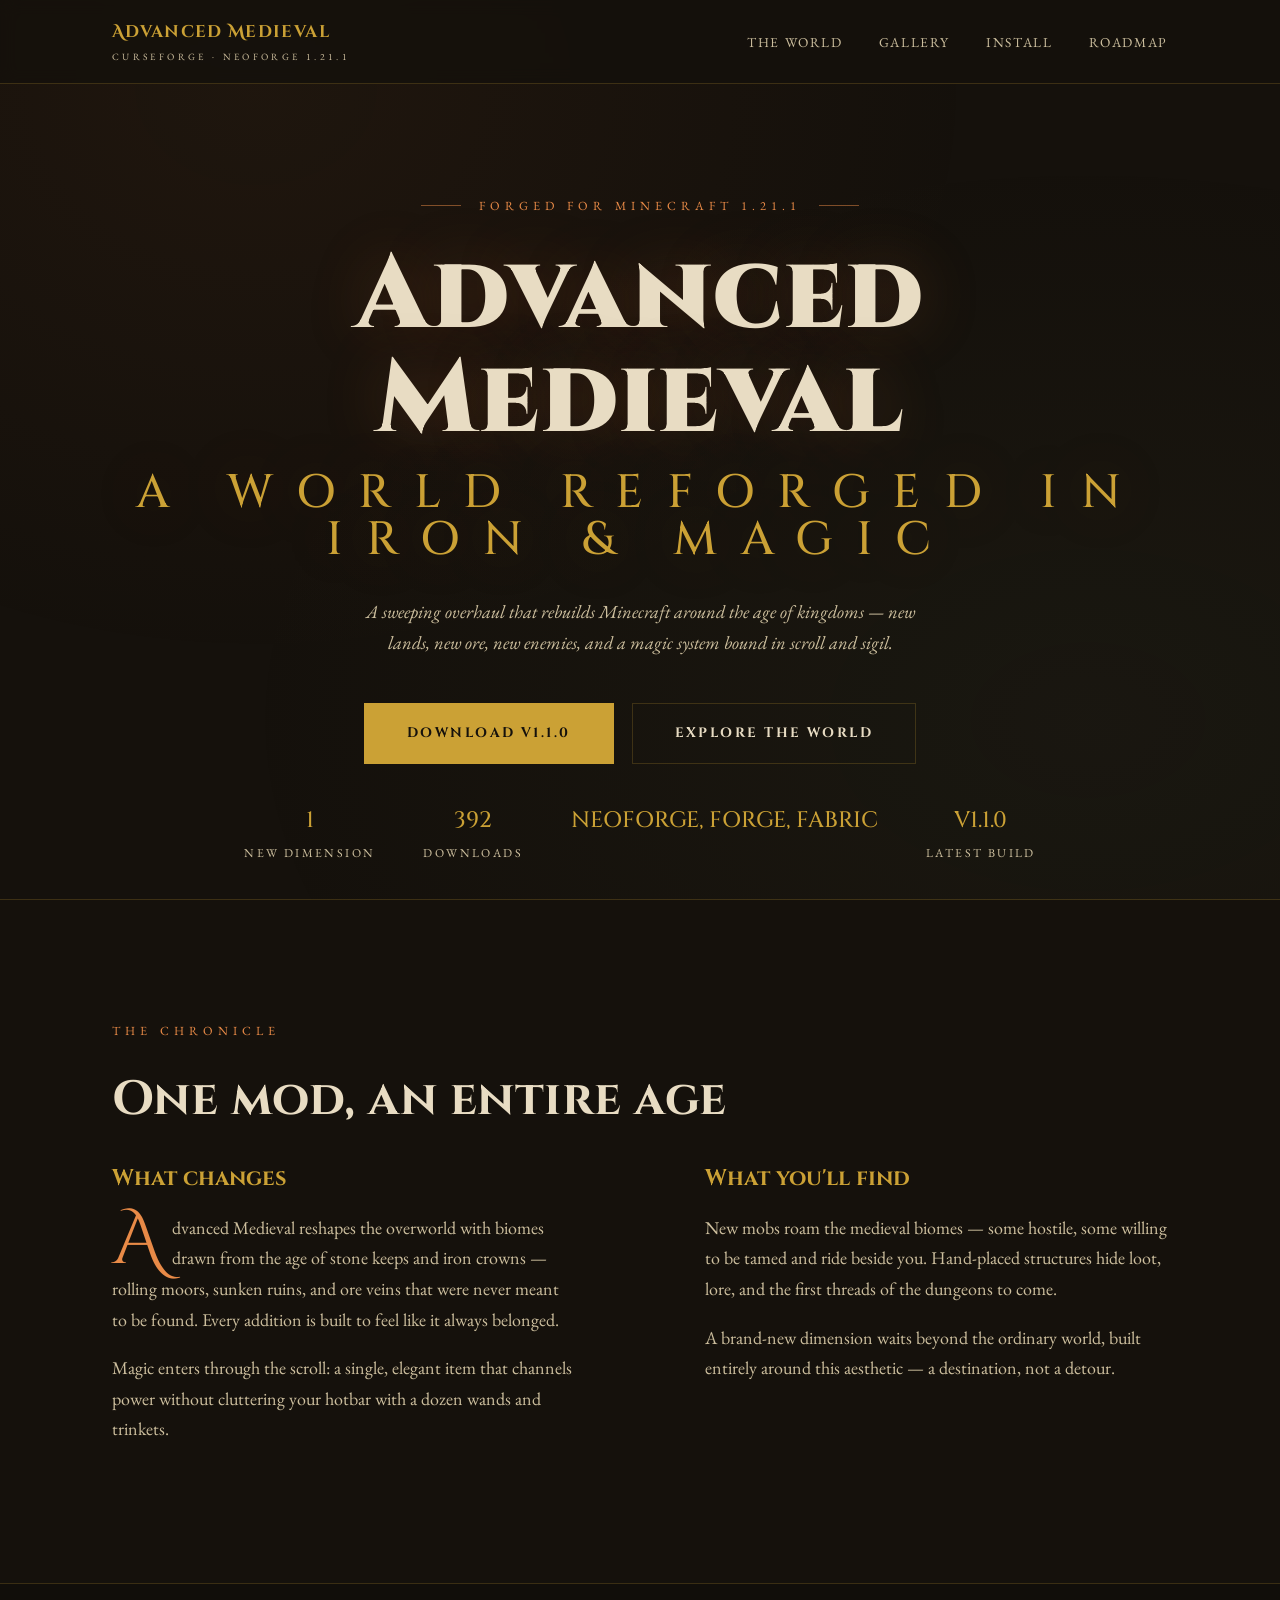
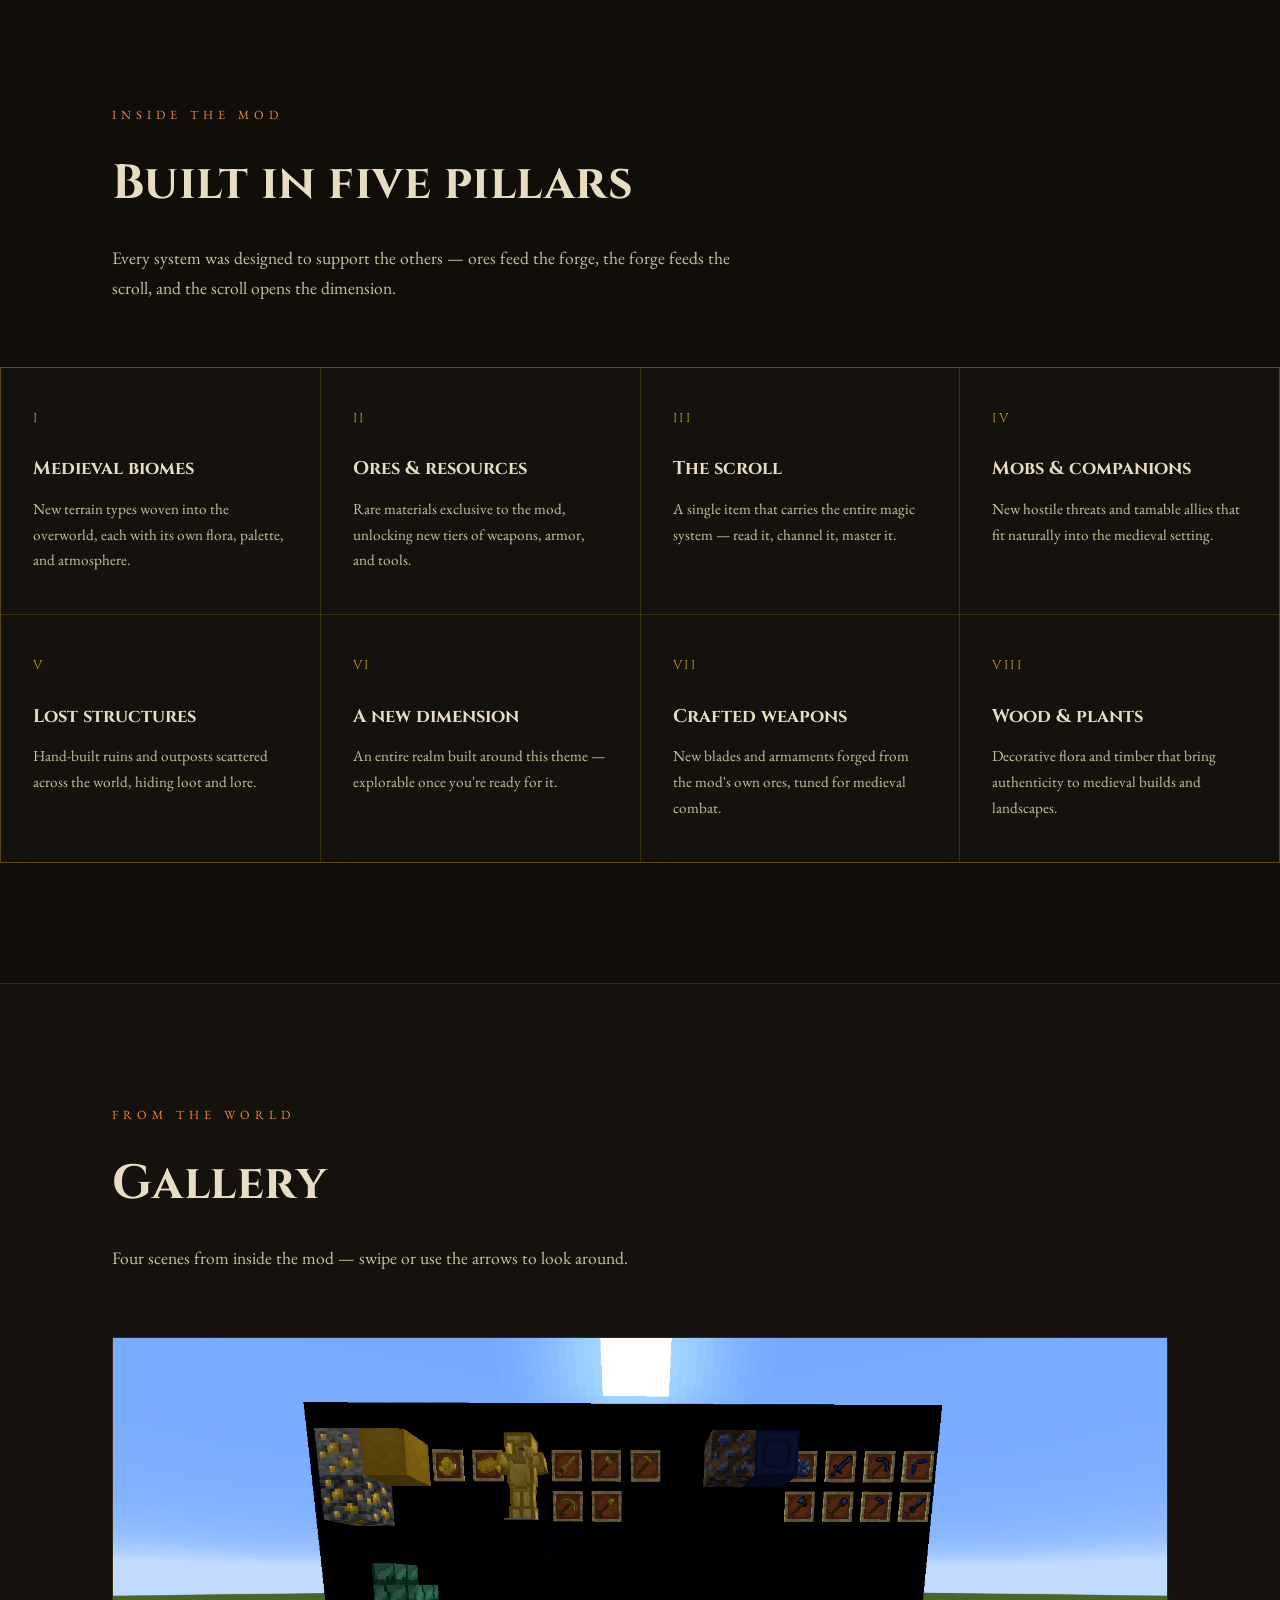
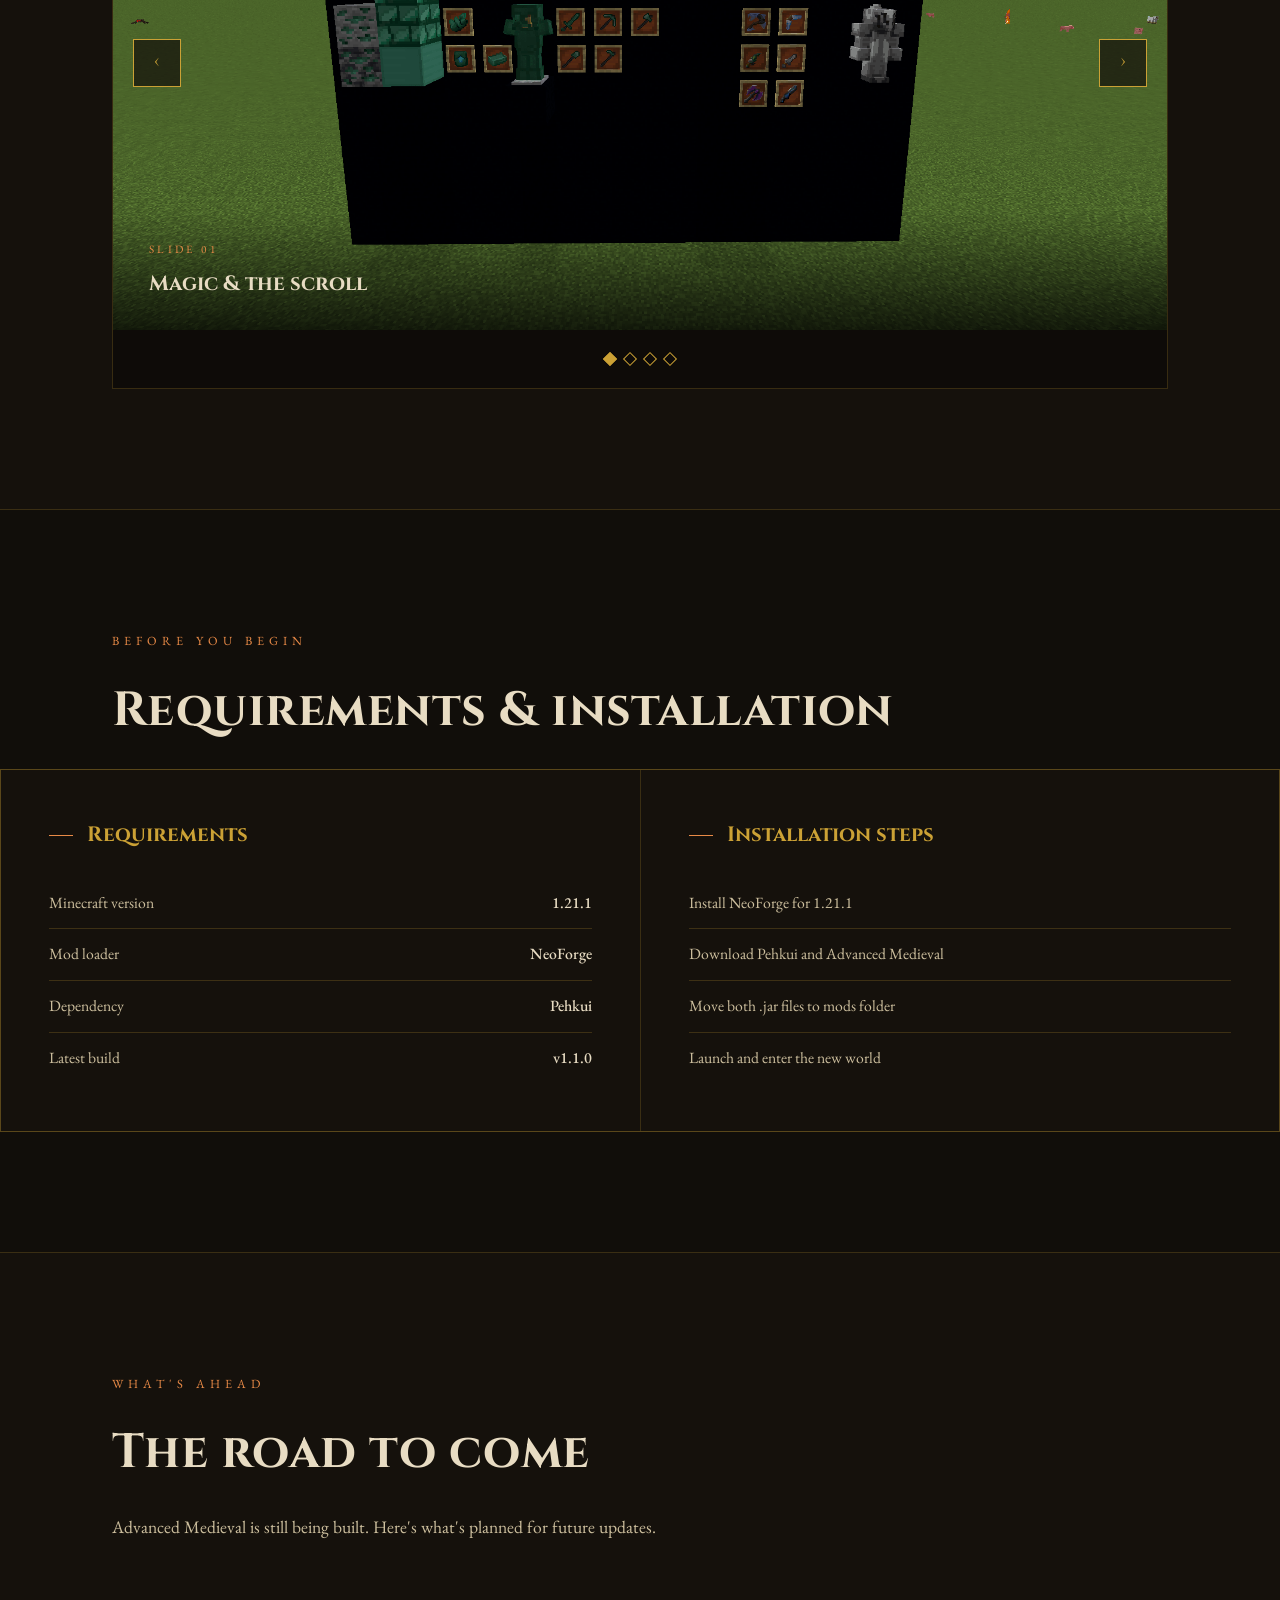
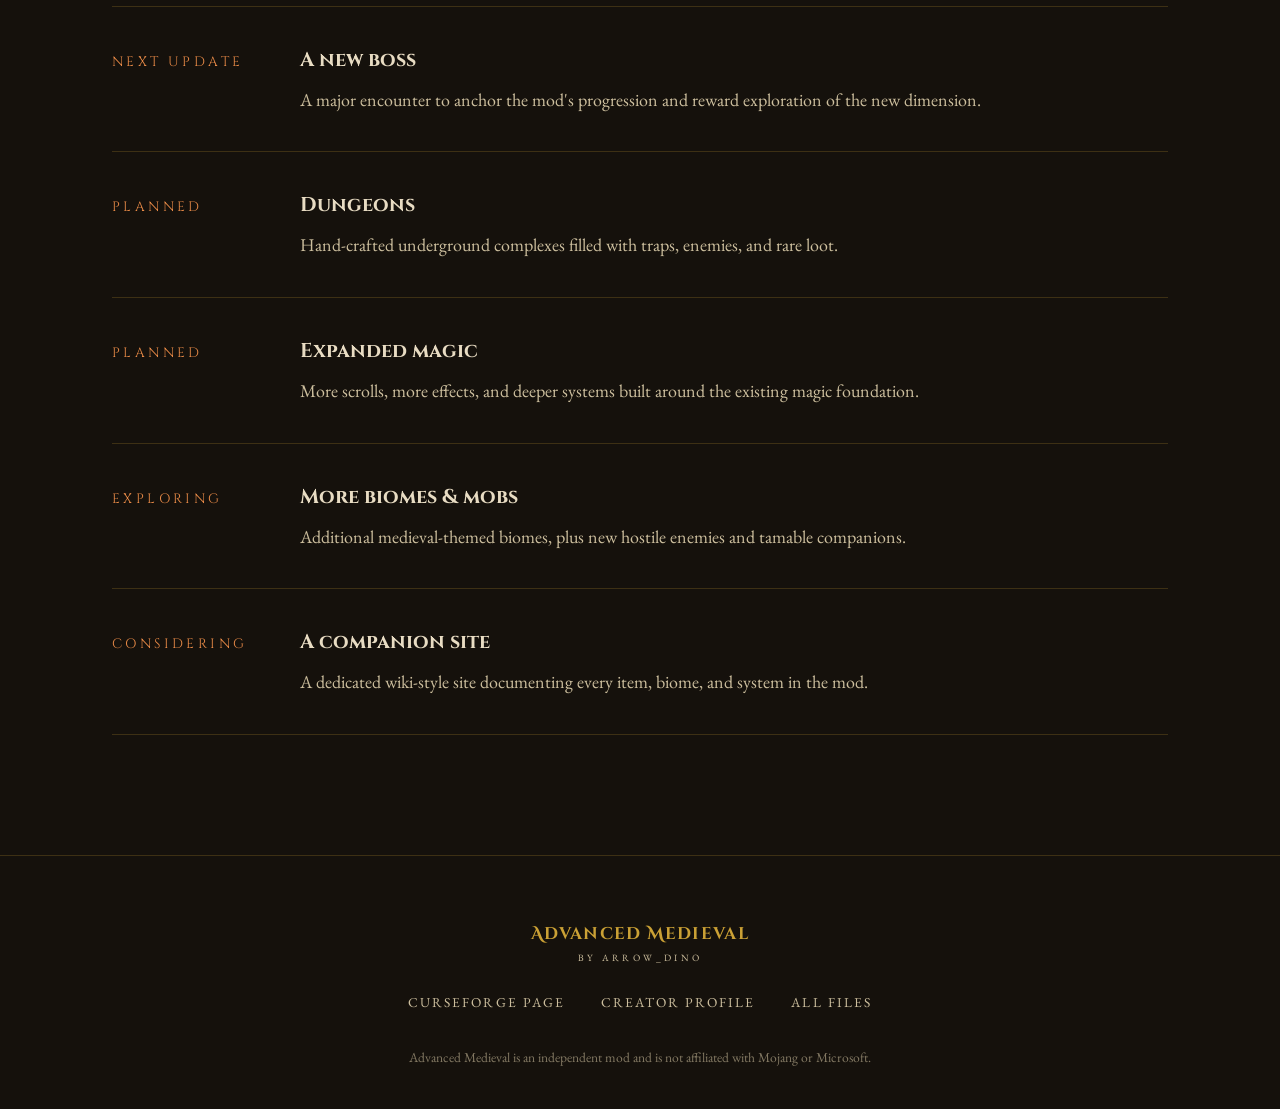
<file: index.html>
<!DOCTYPE html>
<html lang="en">
<head>
<meta charset="UTF-8">
<meta name="viewport" content="width=device-width, initial-scale=1.0">
<title>Advanced Medieval — Minecraft Mod</title>
<style>
@import url('https://fonts.googleapis.com/css2?family=Cinzel:wght@500;700;900&family=Cinzel+Decorative:wght@700&family=EB+Garamond:ital,wght@0,400;0,500;1,400&display=swap');

:root{
  --ink:#15110c;
  --parchment:#e8dcc3;
  --parchment-dim:#cdbf9e;
  --ember:#c4622d;
  --ember-bright:#e88a47;
  --gold:#cba135;
  --moss:#5c6b4a;
  --steel:#6b7280;
  --line: rgba(203,161,53,0.22);
}

*{margin:0;padding:0;box-sizing:border-box;}

html{scroll-behavior:smooth;}

body{
  background:var(--ink);
  color:var(--parchment);
  font-family:'EB Garamond', serif;
  font-size:18px;
  line-height:1.7;
  overflow-x:hidden;
}

body::before{
  content:'';
  position:fixed;
  inset:0;
  background-image:
    radial-gradient(ellipse at 20% 10%, rgba(196,98,45,0.06), transparent 50%),
    radial-gradient(ellipse at 85% 80%, rgba(92,107,74,0.07), transparent 55%);
  pointer-events:none;
  z-index:0;
}

.wrap{max-width:1120px; margin:0 auto; padding:0 32px; position:relative; z-index:1;}

/* ===== NAV ===== */
header{
  position:fixed; top:0; left:0; right:0; z-index:100;
  background:rgba(21,17,12,0.85);
  backdrop-filter:blur(8px);
  border-bottom:1px solid var(--line);
}
.nav{
  display:flex; align-items:center; justify-content:space-between;
  padding:18px 32px; max-width:1120px; margin:0 auto;
}
.brand{
  font-family:'Cinzel Decorative', serif;
  font-size:1.05rem; font-weight:700;
  color:var(--gold);
  letter-spacing:0.08em;
  text-decoration:none;
}
.brand small{display:block; font-family:'EB Garamond',serif; font-size:0.6rem; letter-spacing:0.35em; color:var(--parchment-dim); text-transform:uppercase; margin-top:2px; font-weight:400;}
nav ul{display:flex; gap:36px; list-style:none;}
nav a{
  color:var(--parchment-dim); text-decoration:none;
  font-size:0.85rem; letter-spacing:0.12em; text-transform:uppercase;
  transition:color 0.25s ease; position:relative;
}
nav a:hover{color:var(--gold);}

/* ===== HERO ===== */
.hero{
  min-height:100vh;
  display:flex; flex-direction:column; align-items:center; justify-content:center;
  text-align:center;
  padding:140px 32px 80px;
  position:relative;
  border-bottom:1px solid var(--line);
}
.hero-eyebrow{
  font-size:0.78rem; letter-spacing:0.4em; text-transform:uppercase;
  color:var(--ember-bright); margin-bottom:28px;
  display:flex; align-items:center; gap:18px;
}
.hero-eyebrow::before, .hero-eyebrow::after{
  content:''; width:40px; height:1px; background:var(--ember-bright); opacity:0.5;
}
h1.title{
  font-family:'Cinzel', serif;
  font-weight:900;
  font-size:clamp(3rem, 9vw, 6.5rem);
  letter-spacing:0.02em;
  line-height:1;
  color:var(--parchment);
  text-shadow:0 0 60px rgba(196,98,45,0.25);
}
h1.title em{
  font-style:normal;
  color:var(--gold);
  display:block;
  font-size:0.45em;
  letter-spacing:0.5em;
  margin-top:18px;
  font-weight:500;
  text-transform:uppercase;
}
.hero-sub{
  max-width:560px; margin:32px auto 44px;
  font-size:1.15rem; color:var(--parchment-dim);
  font-style:italic;
}
.hero-actions{display:flex; gap:18px; flex-wrap:wrap; justify-content:center;}
.btn{
  font-family:'Cinzel', serif; font-weight:700;
  font-size:0.85rem; letter-spacing:0.18em; text-transform:uppercase;
  padding:18px 42px;
  text-decoration:none;
  border:1px solid var(--gold);
  color:var(--ink);
  background:var(--gold);
  transition:all 0.3s ease;
  display:inline-block;
}
.btn:hover{background:transparent; color:var(--gold);}
.btn.ghost{
  background:transparent; color:var(--parchment); border-color:var(--line);
}
.btn.ghost:hover{border-color:var(--gold); color:var(--gold);}

.hero-meta{
  position:absolute; bottom:36px; left:0; right:0;
  display:flex; justify-content:center; gap:48px;
  font-size:0.75rem; letter-spacing:0.2em; text-transform:uppercase; color:var(--parchment-dim);
}
.hero-meta span b{color:var(--gold); font-weight:500; display:block; font-size:1.4rem; font-family:'Cinzel',serif; letter-spacing:0; margin-bottom:4px;}

/* ===== SECTION HEADERS ===== */
.section{padding:120px 0;}
.section.alt{background:rgba(0,0,0,0.18); border-top:1px solid var(--line); border-bottom:1px solid var(--line);}
.kicker{
  font-size:0.78rem; letter-spacing:0.4em; text-transform:uppercase; color:var(--ember-bright);
  margin-bottom:18px;
}
h2{
  font-family:'Cinzel', serif; font-weight:700;
  font-size:clamp(2rem, 4vw, 3rem);
  color:var(--parchment);
  margin-bottom:18px;
  letter-spacing:0.01em;
}
.section-lead{max-width:620px; color:var(--parchment-dim); font-size:1.1rem; margin-bottom:64px;}

/* ===== TOME / INTRO ===== */
.tome{
  display:grid; grid-template-columns:1fr 1px 1fr;
  gap:64px; align-items:start;
}
.tome-divider{background:linear-gradient(180deg, transparent, var(--gold), transparent); opacity:0.3;}
.tome h3{
  font-family:'Cinzel', serif; font-size:1.4rem; color:var(--gold); margin-bottom:16px; font-weight:700;
}
.tome p{color:var(--parchment-dim); margin-bottom:18px;}
.drop{
  font-family:'Cinzel Decorative', serif;
  font-size:4.5rem; line-height:0.7; float:left; margin:0.06em 0.12em 0 0;
  color:var(--ember-bright);
}

/* ===== FEATURES ===== */
.feature-grid{
  display:grid; grid-template-columns:repeat(4, 1fr); gap:1px;
  background:var(--line);
  border:1px solid var(--line);
}
.feature{
  background:var(--ink);
  padding:40px 32px;
  transition:background 0.3s ease;
}
.feature:hover{background:rgba(196,98,45,0.06);}
.feature .num{
  font-family:'Cinzel', serif; font-size:0.8rem; color:var(--gold); letter-spacing:0.2em; margin-bottom:24px; display:block;
}
.feature h4{
  font-family:'Cinzel', serif; font-weight:700; font-size:1.15rem; margin-bottom:12px; color:var(--parchment);
}
.feature p{color:var(--parchment-dim); font-size:0.95rem;}

/* ===== GALLERY / SWIPER ===== */
.swiper-shell{
  position:relative;
  border:1px solid var(--line);
  background:rgba(0,0,0,0.3);
}
.swiper-track{
  display:flex;
  overflow-x:auto;
  scroll-snap-type:x mandatory;
  scrollbar-width:none;
  -ms-overflow-style:none;
}
.swiper-track::-webkit-scrollbar{display:none;}
.swiper-slide{
  flex:0 0 100%;
  scroll-snap-align:start;
  aspect-ratio:16/9;
  position:relative;
  display:flex; align-items:flex-end;
  background:linear-gradient(135deg, #2a2118, #1a1510);
}
.swiper-slide img{
  position:absolute; inset:0; width:100%; height:100%; object-fit:cover;
  filter:saturate(1.05) contrast(1.05);
}
.swiper-caption{
  position:relative; z-index:2; padding:28px 36px;
  background:linear-gradient(180deg, transparent, rgba(0,0,0,0.75));
  width:100%;
}
.swiper-caption .tag{
  font-size:0.7rem; letter-spacing:0.3em; text-transform:uppercase; color:var(--ember-bright); margin-bottom:8px; display:block;
}
.swiper-caption h4{
  font-family:'Cinzel', serif; font-size:1.3rem; color:var(--parchment); font-weight:700;
}
.swiper-nav{
  position:absolute; top:50%; transform:translateY(-50%);
  width:48px; height:48px; border:1px solid var(--gold);
  background:rgba(21,17,12,0.7);
  color:var(--gold);
  display:flex; align-items:center; justify-content:center;
  cursor:pointer; z-index:3; font-size:1.3rem;
  font-family:'Cinzel',serif;
  transition:all 0.25s ease;
}
.swiper-nav:hover{background:var(--gold); color:var(--ink);}
.swiper-nav.prev{left:20px;}
.swiper-nav.next{right:20px;}
.swiper-dots{
  display:flex; justify-content:center; gap:10px; padding:24px;
}
.swiper-dot{
  width:10px; height:10px; border:1px solid var(--gold); cursor:pointer;
  background:transparent; transition:all 0.25s ease; transform:rotate(45deg);
}
.swiper-dot.active{background:var(--gold);}

/* ===== REQUIREMENTS ===== */
.req-grid{display:grid; grid-template-columns:1fr 1fr; gap:1px; background:var(--line); border:1px solid var(--line);}
.req-box{background:var(--ink); padding:48px;}
.req-box h3{
  font-family:'Cinzel', serif; color:var(--gold); font-size:1.3rem; margin-bottom:24px; font-weight:700;
  display:flex; align-items:center; gap:14px;
}
.req-box h3::before{content:''; width:24px; height:1px; background:var(--ember-bright);}
.req-box ul{list-style:none;}
.req-box li{
  padding:12px 0; border-bottom:1px solid var(--line);
  display:flex; justify-content:space-between; color:var(--parchment-dim); font-size:0.98rem;
}
.req-box li:last-child{border-bottom:none;}
.req-box li b{color:var(--parchment); font-weight:500;}

/* ===== ROADMAP ===== */
.roadmap-list{border-top:1px solid var(--line);}
.road-item{
  display:grid; grid-template-columns:140px 1fr;
  gap:48px; padding:36px 0; border-bottom:1px solid var(--line);
  align-items:baseline;
}
.road-item .stage{
  font-family:'Cinzel', serif; color:var(--ember-bright); font-size:0.85rem; letter-spacing:0.25em; text-transform:uppercase;
}
.road-item h4{font-family:'Cinzel', serif; color:var(--parchment); font-size:1.25rem; margin-bottom:8px; font-weight:700;}
.road-item p{color:var(--parchment-dim);}

/* ===== FOOTER ===== */
footer{
  border-top:1px solid var(--line); padding:64px 0 40px;
  text-align:center;
}
footer .brand{display:inline-block; margin-bottom:24px;}
.foot-links{display:flex; justify-content:center; gap:36px; margin-bottom:32px; flex-wrap:wrap;}
.foot-links a{color:var(--parchment-dim); text-decoration:none; font-size:0.85rem; letter-spacing:0.15em; text-transform:uppercase; transition:color 0.25s ease;}
.foot-links a:hover{color:var(--gold);}
.foot-note{color:var(--parchment-dim); font-size:0.85rem; opacity:0.6;}

/* ===== RESPONSIVE ===== */
@media (max-width:880px){
  .feature-grid{grid-template-columns:repeat(2,1fr);}
  .req-grid{grid-template-columns:1fr;}
  .tome{grid-template-columns:1fr; gap:32px;}
  .tome-divider{display:none;}
  nav ul{display:none;}
  .hero-meta{position:relative; margin-top:48px; flex-wrap:wrap; gap:28px;}
  .road-item{grid-template-columns:1fr; gap:8px;}
}
@media (max-width:540px){
  .feature-grid{grid-template-columns:1fr;}
  body{font-size:16px;}
  .nav{padding:16px 20px;}
  .wrap{padding:0 20px;}
}
</style>
</head>
<body>

<header>
  <div class="nav">
    <a class="brand" href="#top">Advanced Medieval<small>Curseforge · NeoForge 1.21.1</small></a>
    <nav>
      <ul>
        <li><a href="#world">The World</a></li>
        <li><a href="#gallery">Gallery</a></li>
        <li><a href="#install">Install</a></li>
        <li><a href="#roadmap">Roadmap</a></li>
      </ul>
    </nav>
  </div>
</header>

<section class="hero" id="top">
  <div class="hero-eyebrow">Forged for Minecraft 1.21.1</div>
  <h1 class="title">Advanced<br>Medieval<em>A world reforged in iron &amp; magic</em></h1>
  <p class="hero-sub">A sweeping overhaul that rebuilds Minecraft around the age of kingdoms — new lands, new ore, new enemies, and a magic system bound in scroll and sigil.</p>
  <div class="hero-actions">
    <a class="btn" href="https://cdn.discordapp.com/attachments/1516138382885916832/1516194823168725083/Advanced_Medieval_1.21.9.jar?ex=6a31c1f7&is=6a307077&hm=3dec9b73fba3712171747b6a90ff0692aa5013bcf58b0e6ae6c8b3f3ff3f116f&">Download v1.1.0</a>
    <a class="btn ghost" href="#world">Explore the world</a>
  </div>
  <div class="hero-meta">
    <span><b>1</b>New Dimension</span>
    <span><b>392</b>Downloads</span>
    <span><b>NeoForge, Forge, Fabric</b></span>
    <span><b>v1.1.0</b>Latest Build</span>
  </div>
</section>

<section class="section" id="world">
  <div class="wrap">
    <div class="kicker">The chronicle</div>
    <h2>One mod, an entire age</h2>
    <div class="tome">
      <div>
        <h3>What changes</h3>
        <p><span class="drop">A</span>dvanced Medieval reshapes the overworld with biomes drawn from the age of stone keeps and iron crowns — rolling moors, sunken ruins, and ore veins that were never meant to be found. Every addition is built to feel like it always belonged.</p>
        <p>Magic enters through the scroll: a single, elegant item that channels power without cluttering your hotbar with a dozen wands and trinkets.</p>
      </div>
      <div class="tome-divider"></div>
      <div>
        <h3>What you'll find</h3>
        <p>New mobs roam the medieval biomes — some hostile, some willing to be tamed and ride beside you. Hand-placed structures hide loot, lore, and the first threads of the dungeons to come.</p>
        <p>A brand-new dimension waits beyond the ordinary world, built entirely around this aesthetic — a destination, not a detour.</p>
      </div>
    </div>
  </div>
</section>

<section class="section alt">
  <div class="wrap">
    <div class="kicker">Inside the mod</div>
    <h2>Built in five pillars</h2>
    <p class="section-lead">Every system was designed to support the others — ores feed the forge, the forge feeds the scroll, and the scroll opens the dimension.</p>
  </div>
  <div class="feature-grid">
    <div class="feature">
      <span class="num">I</span>
      <h4>Medieval biomes</h4>
      <p>New terrain types woven into the overworld, each with its own flora, palette, and atmosphere.</p>
    </div>
    <div class="feature">
      <span class="num">II</span>
      <h4>Ores &amp; resources</h4>
      <p>Rare materials exclusive to the mod, unlocking new tiers of weapons, armor, and tools.</p>
    </div>
    <div class="feature">
      <span class="num">III</span>
      <h4>The scroll</h4>
      <p>A single item that carries the entire magic system — read it, channel it, master it.</p>
    </div>
    <div class="feature">
      <span class="num">IV</span>
      <h4>Mobs &amp; companions</h4>
      <p>New hostile threats and tamable allies that fit naturally into the medieval setting.</p>
    </div>
    <div class="feature">
      <span class="num">V</span>
      <h4>Lost structures</h4>
      <p>Hand-built ruins and outposts scattered across the world, hiding loot and lore.</p>
    </div>
    <div class="feature">
      <span class="num">VI</span>
      <h4>A new dimension</h4>
      <p>An entire realm built around this theme — explorable once you're ready for it.</p>
    </div>
    <div class="feature">
      <span class="num">VII</span>
      <h4>Crafted weapons</h4>
      <p>New blades and armaments forged from the mod's own ores, tuned for medieval combat.</p>
    </div>
    <div class="feature">
      <span class="num">VIII</span>
      <h4>Wood &amp; plants</h4>
      <p>Decorative flora and timber that bring authenticity to medieval builds and landscapes.</p>
    </div>
  </div>
</section>

<section class="section" id="gallery">
  <div class="wrap">
    <div class="kicker">From the world</div>
    <h2>Gallery</h2>
    <p class="section-lead">Four scenes from inside the mod — swipe or use the arrows to look around.</p>
  </div>
  <div class="wrap">
    <div class="swiper-shell">
      <div class="swiper-track" id="swiperTrack">
        <div class="swiper-slide">
          <img src="1.png" alt="Magic and scroll effects in the world" onerror="this.style.display='none'">
          <div class="swiper-caption">
            <span class="tag">Slide 01</span>
            <h4>Magic &amp; the scroll</h4>
          </div>
        </div>
        <div class="swiper-slide">
          <img src="2.png" alt="Wood and plant additions" onerror="this.style.display='none'">
          <div class="swiper-caption">
            <span class="tag">Slide 02</span>
            <h4>Wood &amp; plants</h4>
          </div>
        </div>
        <div class="swiper-slide">
          <img src="3.png" alt="New ores and weapons" onerror="this.style.display='none'">
          <div class="swiper-caption">
            <span class="tag">Slide 03</span>
            <h4>Ores &amp; weapons</h4>
          </div>
        </div>
        <div class="swiper-slide">
          <img src="4.png" alt="A world reshaped" onerror="this.style.display='none'">
          <div class="swiper-caption">
            <span class="tag">Slide 04</span>
            <h4>The reshaped world</h4>
          </div>
        </div>
      </div>
      <div class="swiper-nav prev" onclick="moveSlide(-1)">&#8249;</div>
      <div class="swiper-nav next" onclick="moveSlide(1)">&#8250;</div>
      <div class="swiper-dots" id="swiperDots"></div>
    </div>
  </div>
</section>

<section class="section alt" id="install">
  <div class="wrap">
    <div class="kicker">Before you begin</div>
    <h2>Requirements &amp; installation</h2>
  </div>
  <div class="req-grid">
    <div class="req-box">
      <h3>Requirements</h3>
      <ul>
        <li>Minecraft version <b>1.21.1</b></li>
        <li>Mod loader <b>NeoForge</b></li>
        <li>Dependency <b>Pehkui</b></li>
        <li>Latest build <b>v1.1.0</b></li>
      </ul>
    </div>
    <div class="req-box">
      <h3>Installation steps</h3>
      <ul>
        <li>Install NeoForge for 1.21.1</li>
        <li>Download Pehkui and Advanced Medieval</li>
        <li>Move both .jar files to mods folder</li>
        <li>Launch and enter the new world</li>
      </ul>
    </div>
  </div>
</section>

<section class="section" id="roadmap">
  <div class="wrap">
    <div class="kicker">What's ahead</div>
    <h2>The road to come</h2>
    <p class="section-lead">Advanced Medieval is still being built. Here's what's planned for future updates.</p>
    <div class="roadmap-list">
      <div class="road-item">
        <span class="stage">Next update</span>
        <div>
          <h4>A new boss</h4>
          <p>A major encounter to anchor the mod's progression and reward exploration of the new dimension.</p>
        </div>
      </div>
      <div class="road-item">
        <span class="stage">Planned</span>
        <div>
          <h4>Dungeons</h4>
          <p>Hand-crafted underground complexes filled with traps, enemies, and rare loot.</p>
        </div>
      </div>
      <div class="road-item">
        <span class="stage">Planned</span>
        <div>
          <h4>Expanded magic</h4>
          <p>More scrolls, more effects, and deeper systems built around the existing magic foundation.</p>
        </div>
      </div>
      <div class="road-item">
        <span class="stage">Exploring</span>
        <div>
          <h4>More biomes &amp; mobs</h4>
          <p>Additional medieval-themed biomes, plus new hostile enemies and tamable companions.</p>
        </div>
      </div>
      <div class="road-item">
        <span class="stage">Considering</span>
        <div>
          <h4>A companion site</h4>
          <p>A dedicated wiki-style site documenting every item, biome, and system in the mod.</p>
        </div>
      </div>
    </div>
  </div>
</section>

<footer>
  <a class="brand" href="#top">Advanced Medieval<small>by Arrow_Dino</small></a>
  <div class="foot-links">
    <a href="https://www.curseforge.com/minecraft/mc-mods/advanced-medieval">CurseForge page</a>
    <a href="https://www.curseforge.com/members/arrow_dino">Creator profile</a>
    <a href="https://www.curseforge.com/minecraft/mc-mods/advanced-medieval/files/all">All files</a>
  </div>
  <p class="foot-note">Advanced Medieval is an independent mod and is not affiliated with Mojang or Microsoft.</p>
</footer>

<script>
const track = document.getElementById('swiperTrack');
const dotsContainer = document.getElementById('swiperDots');
const slides = track.children;
const total = slides.length;

for(let i=0;i<total;i++){
  const dot = document.createElement('div');
  dot.className = 'swiper-dot' + (i===0 ? ' active' : '');
  dot.onclick = () => goToSlide(i);
  dotsContainer.appendChild(dot);
}
const dots = dotsContainer.children;

function updateDots(){
  const idx = Math.round(track.scrollLeft / track.clientWidth);
  for(let i=0;i<dots.length;i++){
    dots[i].classList.toggle('active', i===idx);
  }
}

function goToSlide(i){
  track.scrollTo({left: track.clientWidth * i, behavior:'smooth'});
}

function moveSlide(dir){
  const idx = Math.round(track.scrollLeft / track.clientWidth);
  let next = idx + dir;
  if(next < 0) next = total - 1;
  if(next >= total) next = 0;
  goToSlide(next);
}

track.addEventListener('scroll', () => {
  window.requestAnimationFrame(updateDots);
});
</script>

</body>
</html>
</file>
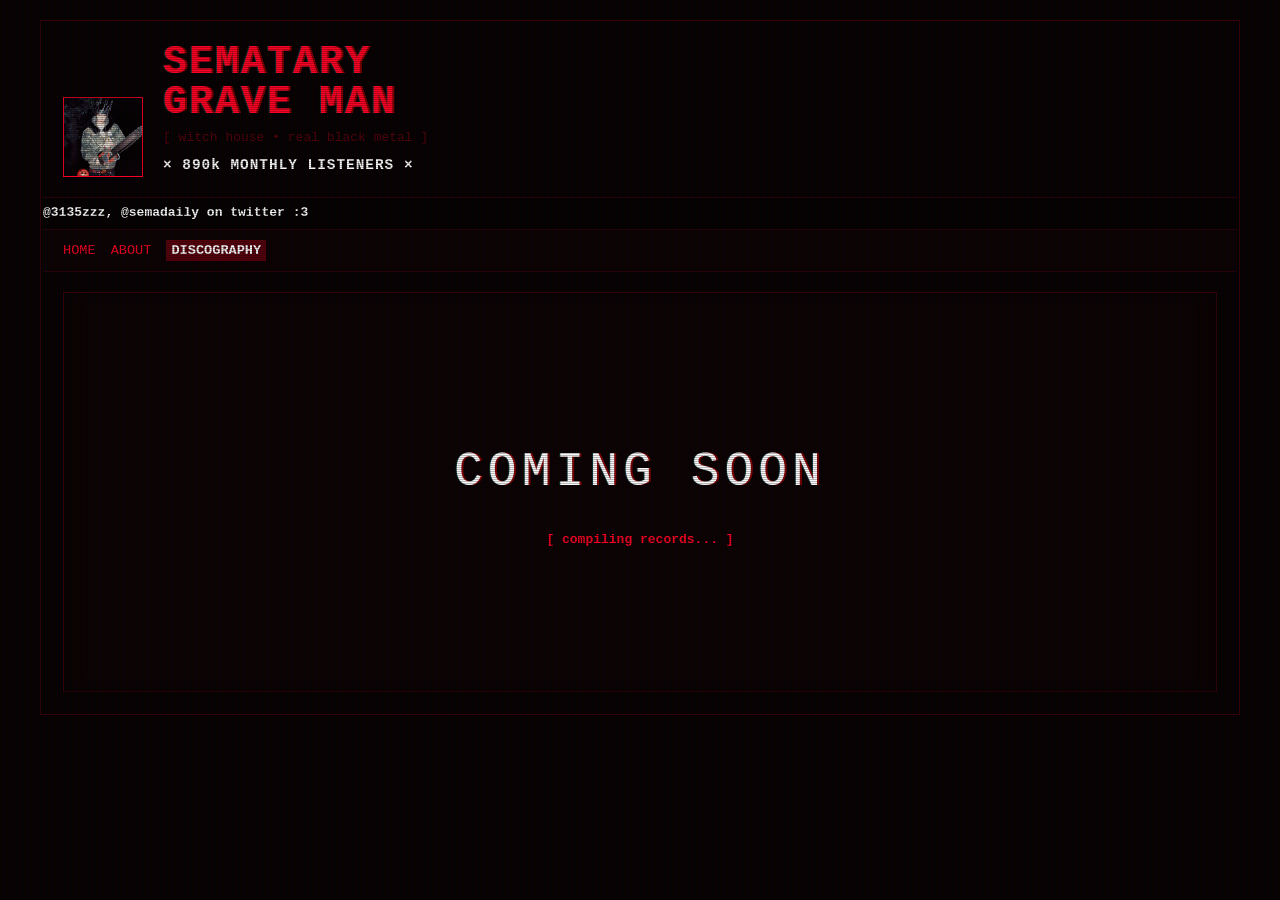
<file: discog/index.html>
<!DOCTYPE html>
<html lang="en">
<head>
    <meta charset="UTF-8">
    <meta name="viewport" content="width=device-width, initial-scale=1.0">
    <title>DISCOGRAPHY | SEMATARY</title>
    <style>
        /* Color Palette & Base Styles - EDGY RED THEME */
        :root {
            --bg-color: #050000;
            --term-red: #ff0022;
            --dim-red: #55000b;
            --accent-color: #ffffff;
            --border-color: #330008;
            --panel-bg: #0a0002;
        }

        * {
            box-sizing: border-box;
            margin: 0;
            padding: 0;
        }

        body {
            background-color: var(--bg-color);
            color: var(--term-red);
            font-family: "Courier New", Courier, monospace;
            line-height: 1.6;
            padding: 20px;
            font-size: 13px;
        }

        /* Subtle CRT scanline effect */
        body::after {
            content: " ";
            display: block;
            position: fixed;
            top: 0; left: 0; bottom: 0; right: 0;
            background: linear-gradient(rgba(18, 16, 16, 0) 50%, rgba(0, 0, 0, 0.25) 50%), linear-gradient(90deg, rgba(255, 0, 0, 0.06), rgba(0, 255, 0, 0.02), rgba(0, 0, 255, 0.06));
            z-index: 2;
            background-size: 100% 2px, 3px 100%;
            pointer-events: none;
        }

        a {
            color: var(--term-red);
            text-decoration: none;
            transition: all 0.2s ease-in-out;
        }

        a:hover {
            color: var(--accent-color);
            text-shadow: 0 0 5px var(--accent-color);
        }

        /* Container & Header */
        .container {
            max-width: 1200px;
            margin: 0 auto;
            border: 1px solid var(--border-color);
            padding: 2px;
            position: relative;
            z-index: 1;
        }

        .header {
            padding: 20px;
            border-bottom: 1px solid var(--border-color);
            display: flex;
            align-items: flex-end;
            gap: 20px;
        }

        .profile-pic {
            width: 80px;
            height: 80px;
            border: 1px solid var(--term-red);
            background: #110000; 
            box-shadow: inset 0 0 10px #000;
            overflow: hidden;
            position: relative;
        }

        .profile-pic img {
            width: 100%;
            height: 100%;
            object-fit: cover;
            display: block;
            opacity: 0.85;
            filter: grayscale(20%) contrast(120%);
        }

        .title-block h1 {
            font-size: 2.5rem;
            text-transform: uppercase;
            letter-spacing: 2px;
            margin-bottom: 5px;
            line-height: 1;
            text-shadow: 2px 0 0 rgba(255,0,0,0.5), -1px 0 0 rgba(0,255,255,0.2);
        }

        .subtitle {
            color: var(--dim-red);
            margin-bottom: 5px;
        }

        .stats {
            color: var(--accent-color);
            font-size: 0.9rem;
            font-weight: bold;
            letter-spacing: 1px;
        }

        /* Marquee / Ticker */
        .ticker-wrap {
            width: 100%;
            overflow: hidden;
            background-color: #030000;
            border-bottom: 1px solid var(--border-color);
            padding: 5px 0;
            white-space: nowrap;
        }

        .ticker {
            display: inline-block;
            animation: ticker 25s linear infinite;
            font-weight: bold;
            color: var(--accent-color);
        }

        @keyframes ticker {
            0% { transform: translate3d(100%, 0, 0); }
            100% { transform: translate3d(-100%, 0, 0); }
        }

        /* Navigation */
        .nav {
            display: flex;
            gap: 15px;
            padding: 10px 20px;
            border-bottom: 1px solid var(--border-color);
            background-color: var(--panel-bg);
            text-transform: uppercase;
            font-size: 0.85rem;
        }

        .nav a.active {
            background-color: var(--dim-red);
            color: var(--accent-color);
            padding: 0 5px;
            font-weight: bold;
        }

        /* Minimalist Bento Box Grid Layout */
        .bento-grid {
            display: grid;
            grid-template-columns: repeat(3, 1fr);
            gap: 15px;
            padding: 20px;
        }

        .bento-item {
            border: 1px solid var(--border-color);
            background-color: var(--panel-bg);
            padding: 20px;
            display: flex;
            flex-direction: column;
            box-shadow: inset 0 0 15px rgba(0,0,0,0.8);
        }

        .span-3 { grid-column: span 3; }

        /* Coming Soon Specifics */
        .coming-soon-box {
            text-align: center;
            padding: 100px 20px;
            justify-content: center;
            align-items: center;
            min-height: 400px;
        }

        .coming-soon-text {
            font-size: 3rem;
            text-transform: uppercase;
            letter-spacing: 5px;
            text-shadow: 2px 0 0 rgba(255,0,0,0.5), -1px 0 0 rgba(0,255,255,0.2);
            color: var(--accent-color);
            margin-bottom: 20px;
        }

        .loading-text {
            color: var(--term-red);
            font-weight: bold;
            animation: pulse 1.5s infinite;
        }

        @keyframes pulse {
            0% { opacity: 0.5; }
            50% { opacity: 1; text-shadow: 0 0 10px var(--term-red); }
            100% { opacity: 0.5; }
        }

        /* Responsive */
        @media (max-width: 768px) {
            .bento-grid {
                grid-template-columns: 1fr;
            }
            .span-3 {
                grid-column: span 1;
            }
            .header {
                flex-direction: column;
                align-items: flex-start;
            }
        }
    </style>
</head>
<body>

<div class="container">
    <header class="header">
        <div class="profile-pic">
            <img src="pfp.jpg" alt="Sematary">
        </div>
        <div class="title-block">
            <h1>SEMATARY<br>GRAVE MAN</h1>
            <div class="subtitle">[ witch house • real black metal ]</div>
            <div class="stats">× 890k MONTHLY LISTENERS ×</div>
        </div>
    </header>

    <div class="ticker-wrap">
        <div class="ticker">
            @3135zzz, @semadaily on twitter :3
        </div>
    </div>

    <nav class="nav">
        <a href="/">HOME</a>
        <a href="/about">ABOUT</a>
        <a href="index.html" class="active">DISCOGRAPHY</a>
    </nav>

    <main class="bento-grid">
        
        <!-- Coming Soon Box (Spans full width) -->
        <div class="bento-item span-3 coming-soon-box">
            <div class="coming-soon-text">COMING SOON</div>
            <div class="loading-text">[ compiling records... ]</div>
        </div>

    </main>
</div>

</body>
</html>
</file>
